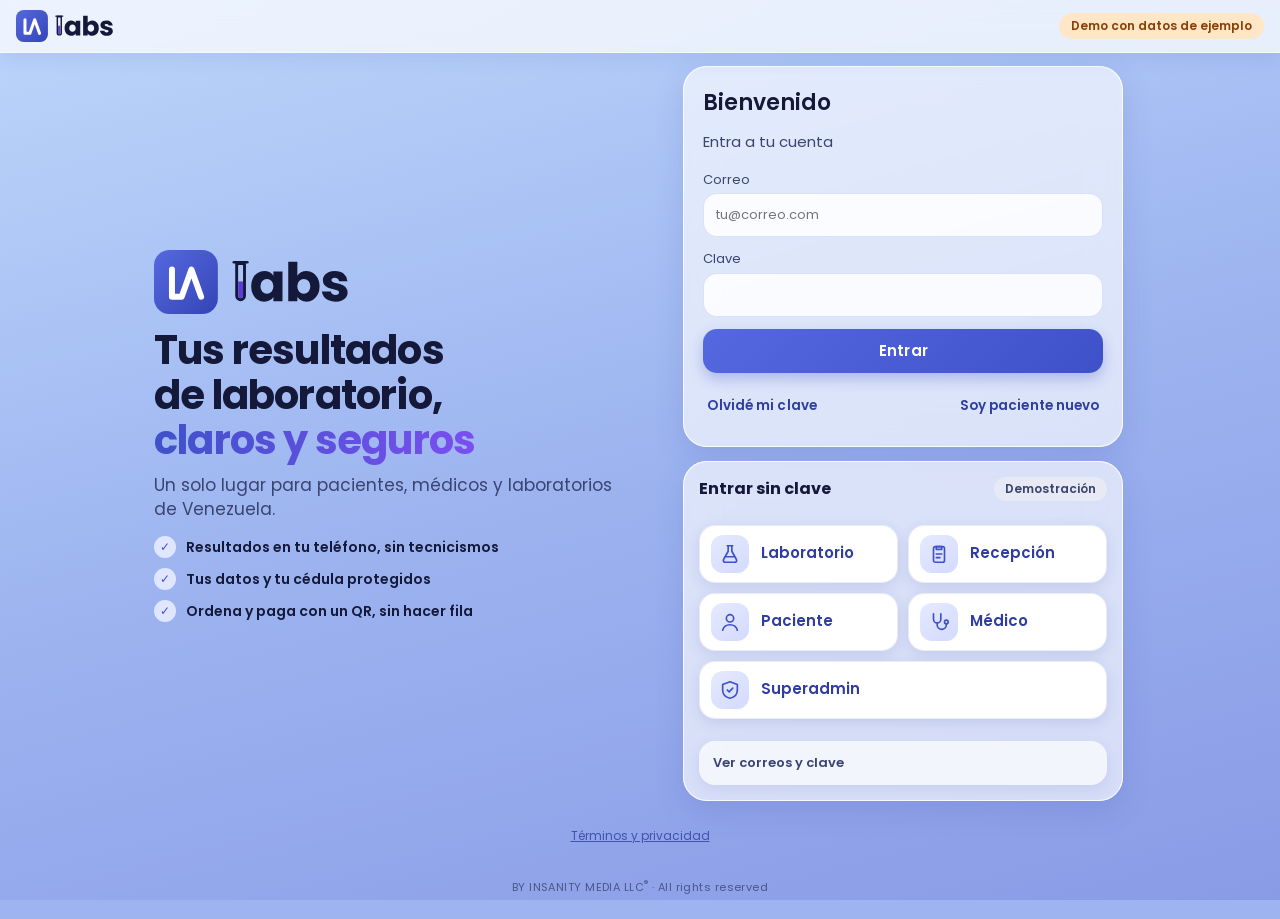
<file: demo/index.html>
<!DOCTYPE html>
<html lang="es">
<head>
<meta charset="utf-8">
<meta name="viewport" content="width=device-width, initial-scale=1">
<title>LABS Demo</title>
<meta name="theme-color" content="#4C5FD5">
<link rel="icon" type="image/svg+xml" href="brand/icon.svg">
<link rel="icon" type="image/png" sizes="64x64" href="brand/favicon-64.png">
<link rel="apple-touch-icon" href="brand/apple-touch-icon.png">
<link rel="manifest" href="manifest.webmanifest">
<link rel="preconnect" href="https://fonts.googleapis.com">
<link rel="preconnect" href="https://fonts.gstatic.com" crossorigin>
<link href="https://fonts.googleapis.com/css2?family=Poppins:wght@400;500;600;700&display=swap" rel="stylesheet">
<style>
/* Idea: vidrio azul y violeta, un panel por rol. Una sola columna en el teléfono, barra lateral en el escritorio. */
:root {
  --ink: #14193A; --muted: #3A4470; --line: rgba(70,80,160,0.16);
  --primary: #4C5FD5; --primary-2: #3F51C9; --deep: #3345B5; --link: #2F3E9E; --tint: #DDE3FB;
  --warn: #B45309; --warn-bg: #FFE6C7; --warn-ink: #8A3F06;
  --crit: #B3261E; --crit-bg: #FDE7E4; --crit-ink: #8C1D18;
  --ok-bg: #DDE3FB; --ok-ink: #2F3E9E;
  --glass: rgba(255,255,255,0.64);
  --shadow: 0 10px 30px rgba(56,72,170,0.16), inset 0 0 0 1px rgba(255,255,255,0.85);
  --font: 'Poppins', system-ui, -apple-system, 'Segoe UI', sans-serif;
  color-scheme: light;
}
* { box-sizing: border-box; }
html, body { margin: 0; min-height: 100%; }
body { font-family: var(--font); color: var(--ink); background: #9DB4F0 linear-gradient(165deg, #BCD6FA 0%, #9DB4F0 50%, #8A9BE6 100%) fixed; font-size: 15px; line-height: 1.5; font-variant-numeric: tabular-nums; }
button, input, select, textarea { font-family: inherit; font-size: inherit; color: inherit; }
h1, h2, h3 { margin: 0; text-wrap: balance; }
h1 { font-size: 28px; font-weight: 700; } h2 { font-size: 17px; font-weight: 600; } h3 { font-size: 15px; font-weight: 600; }
p { margin: 0; }
:focus-visible { outline: 3px solid #14193A; outline-offset: 2px; border-radius: 8px; }
.sr { position: absolute; width: 1px; height: 1px; overflow: hidden; clip: rect(0 0 0 0); }

.top { position: sticky; top: 0; z-index: 20; background: rgba(255,255,255,0.72); backdrop-filter: blur(16px); box-shadow: 0 1px 0 rgba(255,255,255,0.9), 0 6px 20px rgba(56,72,170,0.1); }
.top-in { max-width: 1280px; margin: 0 auto; padding: 10px 16px; display: flex; flex-wrap: wrap; align-items: center; gap: 12px; }
.brand { display: flex; align-items: center; gap: 10px; font-weight: 700; font-size: 20px; letter-spacing: .04em; margin-right: 8px; }
.brand img { display: block; height: 32px; width: auto; } .brand i { width: 32px; height: 32px; border-radius: 9px; background: linear-gradient(135deg, #5668E0, #3345B5); display: inline-flex; align-items: center; justify-content: center; }
.roles { display: flex; gap: 4px; background: rgba(76,95,213,0.1); padding: 4px; border-radius: 999px; flex-wrap: wrap; }
.roles button { min-height: 40px; padding: 0 16px; border: 0; border-radius: 999px; background: transparent; font-weight: 600; cursor: pointer; color: var(--link); }
.roles button[aria-pressed="true"] { background: linear-gradient(135deg, #5668E0, #3F51C9); color: #fff; }
.demo-tag { margin-left: auto; font-size: 12px; font-weight: 600; color: var(--warn-ink); background: var(--warn-bg); padding: 4px 12px; border-radius: 999px; }

.shell { max-width: 1280px; margin: 0 auto; padding: 16px; display: flex; flex-wrap: wrap; gap: 16px; align-items: flex-start; }
.side { flex: 1 1 220px; max-width: 250px; background: linear-gradient(180deg, #5668E0, #3345B5); color: #fff; border-radius: 24px; padding: 18px 12px; display: flex; flex-direction: column; gap: 6px; position: sticky; top: 76px; }
.side .who { padding: 10px 12px 14px; border-bottom: 1px solid rgba(255,255,255,0.2); margin-bottom: 6px; }
.side .who small { display: block; color: #E4E9FF; font-size: 12px; }
.side { max-height: calc(100vh - 92px); overflow-y: auto; overscroll-behavior: contain; scrollbar-width: thin; scrollbar-color: rgba(255,255,255,.45) transparent; } .side > * { flex-shrink: 0; }
.side button { display: flex; align-items: center; justify-content: space-between; gap: 8px; min-height: 44px; padding: 0 14px; border: 0; border-radius: 14px; background: transparent; color: #fff; text-align: left; font-weight: 500; cursor: pointer; }
.side button[aria-current="page"] { background: #fff; color: var(--deep); font-weight: 600; }
.badge { font-size: 12px; font-weight: 600; padding: 1px 9px; border-radius: 999px; background: var(--warn-bg); color: var(--warn-ink); }
.main { flex: 999 1 560px; min-width: 0; display: flex; flex-direction: column; gap: 16px; }
.head { display: flex; flex-wrap: wrap; justify-content: space-between; align-items: flex-end; gap: 12px; }
.head p { color: var(--muted); }

.card { background: var(--glass); backdrop-filter: blur(16px); box-shadow: var(--shadow); border-radius: 24px; padding: 20px; display: flex; flex-direction: column; gap: 12px; min-width: 0; }
.card.dark { background: linear-gradient(150deg, #5668E0, #3345B5); color: #fff; box-shadow: 0 14px 30px rgba(51,69,181,0.35), inset 0 0 0 1px rgba(255,255,255,0.35); }
.card.note { background: rgba(255,255,255,0.5); }
.grid { display: grid; gap: 16px; grid-template-columns: repeat(auto-fit, minmax(200px, 1fr)); }
.grid.two { grid-template-columns: repeat(auto-fit, minmax(300px, 1fr)); }
.kpi small { color: var(--muted); font-size: 13px; } .kpi b { font-size: 28px; line-height: 1.15; font-weight: 700; display: block; }
.kpi .delta { font-size: 12px; font-weight: 600; } .up { color: var(--ok-ink); } .down { color: var(--warn-ink); }
.row { display: flex; flex-wrap: wrap; gap: 10px; align-items: center; }
.between { justify-content: space-between; }
.muted { color: var(--muted); } .small { font-size: 13px; }

.btn { min-height: 44px; padding: 0 22px; border: 0; border-radius: 14px; background: linear-gradient(135deg, #5668E0, #3F51C9); color: #fff; font: inherit; font-weight: 600; font-size: 15px; letter-spacing: .1px; cursor: pointer; box-shadow: 0 6px 14px rgba(51,69,181,.28); display: inline-flex; align-items: center; justify-content: center; gap: 6px; white-space: normal; max-width: 100%; text-align: center; line-height: 1.2; padding-top: 6px; padding-bottom: 6px; transition: transform .12s, box-shadow .12s, background .12s; }
.btn:active { transform: scale(.97); box-shadow: 0 3px 8px rgba(51,69,181,.25); }
.btn.ghost { background: rgba(63,81,201,.11); color: var(--link); box-shadow: none; }
.btn.ghost:hover { background: rgba(63,81,201,.18); }
.btn.warn { background: #FFF1D6; color: var(--warn-ink); box-shadow: none; }
.btn.rm { background: #FDEAEA; color: #B42318; box-shadow: none; }
.btn.rm:hover { background: #FBD9D9; }
.btn.sm { min-height: 38px; padding: 0 14px; font-size: 13.5px; border-radius: 12px; }
.dark .btn { background: #fff; color: #2F3FB0; box-shadow: 0 6px 14px rgba(10,15,60,.3); } .dark .btn.ghost { background: rgba(255,255,255,.2); color: #fff; box-shadow: none; }
.btnrow { display: grid; grid-template-columns: 1fr 1fr; gap: 8px; } .btnrow .btn { width: 100%; }
.pill-row { display: flex; flex-wrap: wrap; gap: 8px; }
.btn[disabled] { opacity: .5; cursor: not-allowed; }
.seg { display: inline-flex; flex-wrap: wrap; gap: 4px; background: rgba(76,95,213,0.1); padding: 4px; border-radius: 999px; }
.seg button { min-height: 40px; padding: 0 14px; border: 0; border-radius: 999px; background: transparent; font-weight: 600; color: var(--link); cursor: pointer; }
.seg button[aria-pressed="true"] { background: linear-gradient(135deg, #5668E0, #3F51C9); color: #fff; }
.chip { display: inline-flex; align-items: center; gap: 6px; font-size: 12px; font-weight: 600; padding: 3px 11px; border-radius: 999px; white-space: nowrap; }
.chip.ok { background: var(--ok-bg); color: var(--ok-ink); } .chip.warn { background: var(--warn-bg); color: var(--warn-ink); } .chip.crit { background: var(--crit-bg); color: var(--crit-ink); } .chip.gray { background: #E7E9F4; color: #3A4470; }
label.f { display: flex; flex-direction: column; gap: 4px; font-size: 13px; color: var(--muted); }
input[type=text], input[type=number], select, textarea { min-height: 44px; border: 1px solid #7683BA; border-radius: 14px; padding: 0 14px; background: rgba(255,255,255,0.85); color: var(--ink); }
textarea { padding: 10px 14px; }
.tw { overflow-x: auto; } table { width: 100%; border-collapse: collapse; font-size: 14px; min-width: 520px; }
th { text-align: left; font-size: 12px; color: var(--muted); font-weight: 600; padding: 6px 8px; } td { padding: 10px 8px; border-top: 1px solid var(--line); vertical-align: middle; }
.bar { height: 12px; border-radius: 6px; background: rgba(76,95,213,0.14); position: relative; overflow: hidden; } .bar > i { display: block; height: 100%; border-radius: 6px; background: linear-gradient(90deg, #5668E0, #3F51C9); }
.check { background: repeating-conic-gradient(#e9ecf8 0% 25%, #fff 0% 50%) 50% / 16px 16px; border-radius: 14px; display: flex; align-items: center; justify-content: center; padding: 10px; min-height: 120px; }
.check img { max-width: 100%; max-height: 160px; }
.drop > p, .drop > .small { text-align: left; align-self: stretch; } .drop > p:first-child { font-weight: 600; }
.drop { border: 2px dashed #7683BA; border-radius: 20px; padding: 22px; text-align: center; background: rgba(255,255,255,0.5); display: flex; flex-direction: column; gap: 10px; align-items: center; }
.toast { position: fixed; left: 50%; bottom: 20px; transform: translateX(-50%); background: #14193A; color: #fff; padding: 12px 20px; border-radius: 16px; z-index: 50; max-width: calc(100% - 32px); box-shadow: 0 10px 30px rgba(0,0,0,.3); }
.legend { display: flex; flex-wrap: wrap; gap: 14px; font-size: 12px; color: var(--muted); } .legend i { display: inline-block; width: 12px; height: 12px; border-radius: 4px; margin-right: 6px; vertical-align: -1px; }
.mobile { max-width: 520px; width: 100%; margin: 0 auto; }
.rbar { position: relative; height: 14px; border-radius: 7px; background: #E7E9F4; margin: 22px 0 22px; }
.rbar .zone { position: absolute; top: 0; bottom: 0; background: rgba(76,95,213,0.28); border-radius: 7px; }
.rbar .dot { position: absolute; top: 50%; width: 22px; height: 22px; margin: -11px 0 0 -11px; border-radius: 50%; border: 3px solid #fff; box-shadow: 0 2px 8px rgba(0,0,0,.25); }
.rbar .tick { position: absolute; top: 18px; font-size: 11px; color: var(--muted); transform: translateX(-50%); }
.sheet { background: #fff; color: #14193A; border-radius: 4px; width: 816px; min-height: 1056px; padding: 64px 68px; box-shadow: 0 8px 30px rgba(20,25,58,.25); display: flex; flex-direction: column; gap: 18px; font-size: 15px; line-height: 1.5; }
.sheet table { min-width: 0; font-size: 15px; width: 100%; }
.sheet th, .sheet td { padding: 9px 10px; }
.sheet .foot { margin-top: auto; }
.paper-fit { width: 100%; overflow: hidden; border-radius: 4px; box-shadow: 0 10px 28px rgba(20,25,58,.28); background: #fff; }
.paper-fit .sheet { box-shadow: none; }
.sheetbar { margin-bottom: 4px; }
.sheet .foot { display: flex; flex-wrap: wrap; gap: 16px; justify-content: space-between; align-items: flex-end; }
.sheet .sig { position: relative; width: 250px; height: 120px; }
.sheet .sig img { position: absolute; }
.modal-bg { position: fixed; inset: 0; background: rgba(20,25,58,.55); z-index: 40; display: flex; align-items: flex-start; justify-content: center; padding: 20px 12px; overflow-y: auto; }
.modal { background: #EEF1FB; border-radius: 24px; padding: 18px; width: 100%; max-width: 760px; display: flex; flex-direction: column; gap: 12px; }
.spark { display: block; }
hr { border: 0; border-top: 1px solid var(--line); width: 100%; margin: 4px 0; }
ul.clean { margin: 0; padding-left: 20px; display: flex; flex-direction: column; gap: 6px; }
@media (max-width: 760px) { .side { max-height: none; overflow: visible; max-width: none; position: static; flex-direction: row; flex-wrap: wrap; } .side .who { flex: 1 1 100%; } .demo-tag { margin-left: 0; } h1 { font-size: 24px; } }
@media print { body { background: #fff; } body * { visibility: hidden; } .sheet, .sheet * { visibility: visible; } .sheet { position: absolute; left: 0; top: 0; width: 100%; box-shadow: none; } }
.qposter { max-width: 520px; margin: 0 auto; border-radius: 10px; overflow: hidden; box-shadow: 0 10px 28px rgba(20,25,58,.28); background: #EEF1FF; line-height: 0; } .qposter svg { width: 100%; height: auto; display: block; }
@media print { @page { size: A4; margin: 0; } body * { visibility: hidden; } .qposter, .qposter * { visibility: visible; } .qposter { position: absolute; left: 0; top: 0; width: 100%; max-width: none; border-radius: 0; box-shadow: none; } }
@media (prefers-reduced-motion: reduce) { * { scroll-behavior: auto !important; transition: none !important; animation: none !important; } }

.demo-tag { margin-left: 0; }
.sep { font-size: 11px; font-weight: 600; letter-spacing: .08em; text-transform: uppercase; opacity: .75; padding: 12px 12px 2px; }
.login { min-height: calc(100vh - 80px); display: flex; align-items: center; justify-content: center; padding: 16px; }
.login .card { width: 100%; max-width: 440px; }
.meter { display: flex; gap: 4px; } .meter i { flex: 1; height: 6px; border-radius: 3px; background: #D5DAF0; } .meter i.on1 { background: #B3261E; } .meter i.on2 { background: #B45309; } .meter i.on3 { background: #4C5FD5; }
.err { color: var(--crit-ink); background: var(--crit-bg); border-radius: 12px; padding: 8px 12px; font-size: 13px; }
.okmsg { color: var(--ok-ink); background: var(--ok-bg); border-radius: 12px; padding: 8px 12px; font-size: 13px; }
.thread { display: flex; flex-direction: column; gap: 8px; max-height: 360px; overflow-y: auto; padding: 4px; }
.bub { max-width: 85%; padding: 10px 14px; border-radius: 16px; font-size: 14px; background: #fff; align-self: flex-start; box-shadow: 0 2px 8px rgba(56,72,170,.12); }
.bub.me { align-self: flex-end; background: linear-gradient(135deg, #5668E0, #3F51C9); color: #fff; }
.bub small { display: block; opacity: .7; font-size: 11px; margin-top: 2px; }
details.acc { background: rgba(255,255,255,0.7); border-radius: 16px; padding: 0 14px; } details.acc summary { min-height: 44px; display: flex; align-items: center; cursor: pointer; font-weight: 600; } details.acc[open] { padding-bottom: 12px; }
.banner { background: var(--warn-bg); color: var(--warn-ink); border-radius: 16px; padding: 10px 16px; font-weight: 600; font-size: 14px; }
.iconbtn { position: relative; min-width: 44px; min-height: 44px; border-radius: 22px; border: 0; background: rgba(76,95,213,0.1); cursor: pointer; font-weight: 600; color: var(--link); padding: 0 14px; }
.iconbtn .badge { position: absolute; top: 2px; right: 2px; }
input[type=text], input[type=email], input[type=password], input[type=number], input[type=date], input[type=tel], select, textarea { min-height: 44px; border-radius: 14px; border: 1px solid var(--line); padding: 8px 12px; background: rgba(255,255,255,0.85); width: 100%; }
textarea { min-height: 88px; }
.stat-ok { color: var(--ok-ink); }
.pill-row { display: flex; flex-wrap: wrap; gap: 8px; }
.err[hidden]{display:none!important}
#toast-host{pointer-events:none}
.card,.main,.tw{min-width:0;max-width:100%}
.tw{position:relative}

/* ---- Selector de periodo con sombra para que no se pierda con el fondo ---- */
.seg { background: #fff; box-shadow: 0 6px 18px rgba(51,69,181,.30), 0 1px 3px rgba(20,25,58,.18), inset 0 0 0 1px rgba(76,95,213,.25); }
.seg button { color: var(--link); }
/* ---- Teléfono: menú de botones compactos, una pantalla por opción ---- */
.hub { display: grid; grid-template-columns: repeat(2, minmax(0, 1fr)); gap: 8px; }
.hubsep { grid-column: 1 / -1; font-size: 11px; font-weight: 700; letter-spacing: .08em; text-transform: uppercase; color: var(--muted); padding: 6px 4px 0; }
.tile { min-height: 50px; border: 0; border-radius: 18px; padding: 10px 14px; text-align: left; background: #fff; color: var(--link); font-weight: 600; font-size: 14px; line-height: 1.25; cursor: pointer; display: flex; align-items: center; justify-content: space-between; gap: 8px; box-shadow: 0 6px 16px rgba(51,69,181,.18), inset 0 0 0 1px rgba(255,255,255,.9); }
.tile:active { transform: scale(.98); }
.tile .badge { font-style: normal; flex: none; }
.hubhead { padding: 14px 16px; gap: 2px; } .hubhead small { color: #E4E9FF; }
.backbar { display: flex; align-items: center; gap: 10px; } .backbar b { font-size: 17px; }
.secs { display: flex; flex-direction: column; gap: 8px; }
.secbtn { min-height: 52px; border: 0; border-radius: 16px; padding: 10px 14px; background: #fff; color: var(--ink); font-weight: 600; text-align: left; display: flex; justify-content: space-between; align-items: center; cursor: pointer; box-shadow: 0 4px 12px rgba(51,69,181,.14); }
.secbtn i { font-style: normal; font-size: 22px; color: var(--primary); }
@media (max-width: 760px) {
  .top { position: static; }
  .top-in { padding: 6px 10px; gap: 6px; }
  .brand { font-size: 17px; margin-right: 0; } .brand img { height: 28px; }
  .roles { order: 3; flex: 1 1 100%; flex-wrap: nowrap; overflow-x: auto; padding: 3px; }
  .roles button { min-height: 34px; padding: 0 12px; font-size: 13px; white-space: nowrap; }
  #topright { gap: 6px; } #topright .nm { display: none; }
  .iconbtn { min-height: 36px; padding: 0 12px; font-size: 13px; }
  .shell { padding: 10px; gap: 10px; } .main { gap: 10px; flex-basis: 100%; }
  .card { padding: 14px; border-radius: 20px; gap: 10px; }
  .grid { gap: 10px; } .grid.two { grid-template-columns: 1fr; }
  .grid:has(.kpi) { grid-template-columns: repeat(2, minmax(0, 1fr)); }
  .kpi b { font-size: 22px; } .kpi small { font-size: 12px; }
  h1 { font-size: 22px; } h2 { font-size: 16px; }
  .head { gap: 6px; } .head p { font-size: 13px; }
  .seg button { min-height: 36px; padding: 0 12px; font-size: 14px; }
  .deskback { display: none; }
  .modal { padding: 12px; border-radius: 20px; } .modal-bg { padding: 10px 8px; }
}
@media (min-width: 761px) { .backbar { display: none; } }
@media print { .paper-fit { box-shadow: none; height: auto !important; overflow: visible !important; } .paper-fit .sheet { transform: none !important; width: 100%; min-height: 0; } .sheetbar { display: none; } }

.demogrid { display: grid; grid-template-columns: repeat(2, minmax(0, 1fr)); gap: 8px; }
.demobtn { text-align: left; border: 0; border-radius: 16px; padding: 10px 12px; background: #fff; color: var(--ink); cursor: pointer; display: flex; flex-direction: column; gap: 2px; min-height: 76px; box-shadow: 0 4px 12px rgba(51,69,181,.16), inset 0 0 0 1px rgba(76,95,213,.18); }
.demobtn b { color: var(--link); font-size: 15px; } .demobtn span { font-size: 12px; line-height: 1.3; color: var(--muted); }
.demobtn:last-child { grid-column: 1 / -1; min-height: 0; }
.demobtn:active { transform: scale(.98); }
.paym { background: #fff; border-radius: 18px; padding: 12px 14px; display: flex; flex-direction: column; gap: 6px; box-shadow: 0 4px 12px rgba(51,69,181,.14); } .paym.off { opacity: .7; }
.payrow { display: flex; align-items: center; justify-content: space-between; gap: 10px; border-top: 1px solid var(--line); padding-top: 6px; } .payv { font-weight: 600; word-break: break-all; }
.copybtn { flex: none; width: 44px; height: 44px; border-radius: 14px; border: 0; background: rgba(76,95,213,.12); color: var(--link); cursor: pointer; display: inline-flex; align-items: center; justify-content: center; } .copybtn:active { background: var(--primary); color: #fff; }
.roles:empty { display: none; }
.login .card .row.between { gap: 8px; } .login .card .row.between .btn { flex: 1 1 140px; justify-content: center; text-align: center; }

/* ---- Barra inferior ---- */
body.has-dock { padding-bottom: 96px; }
#dock { position: fixed; left: 0; right: 0; bottom: 0; z-index: 40; pointer-events: none; }
#dock[hidden] { display: none; }
.dock-in { pointer-events: auto; position: relative; max-width: 620px; margin: 0 auto; display: grid; grid-template-columns: 1fr 1fr 1.25fr 1fr 1fr; align-items: end; padding: 8px 6px calc(8px + env(safe-area-inset-bottom)); }
.dock-bg { position: absolute; inset: 0; pointer-events: none; filter: drop-shadow(0 -6px 14px rgba(51,69,181,.22)); }
.dock-bg i { display: block; height: 100%; background: #fff; border-radius: 26px 26px 0 0; -webkit-mask: radial-gradient(circle 42px at 50% 2px, transparent 41px, #000 42px); mask: radial-gradient(circle 42px at 50% 2px, transparent 41px, #000 42px); }
.dk { position: relative; z-index: 1; border: 0; background: none; color: #7A81B3; font: inherit; font-size: 11px; font-weight: 600; display: flex; flex-direction: column; align-items: center; gap: 3px; padding: 6px 2px; min-height: 52px; cursor: pointer; border-radius: 14px; }
.dk svg { width: 24px; height: 24px; } .dk.on { color: var(--link, #3345B5); } .dk.on::after { content: ''; position: absolute; top: -8px; width: 22px; height: 3px; border-radius: 3px; background: var(--link, #3345B5); }
.dk:focus-visible { outline: 3px solid #3345B5; outline-offset: 1px; }
.dk-c { justify-content: flex-end; color: #5B3BD6; }
.dk-c svg { position: absolute; top: -34px; left: 50%; transform: translateX(-50%); width: 28px; height: 28px; padding: 17px; box-sizing: content-box; border-radius: 50%; background: linear-gradient(145deg, #8A6CF7, #5B3BD6); color: #fff; box-shadow: 0 8px 18px rgba(91,59,214,.5); }
.dk-c:active svg { transform: translateX(-50%) scale(.95); }
.dk-c.on::after { display: none; } .dk-c.on svg { box-shadow: 0 0 0 4px rgba(91,59,214,.25), 0 8px 18px rgba(91,59,214,.5); }
.dbadge { position: absolute; top: 2px; left: 54%; min-width: 18px; height: 18px; border-radius: 9px; background: #F59E0B; color: #3B2300; font-size: 11px; font-style: normal; font-weight: 700; display: grid; place-items: center; padding: 0 4px; }
body.has-dock .toast { bottom: 110px; } .modal-bg, .modal { z-index: 60; }
@media (min-width: 761px) { #dock { left: 50%; right: auto; transform: translateX(-50%); width: 560px; } .dock-bg i { border-radius: 26px; } .dock-in { margin-bottom: 14px; } body.has-dock { padding-bottom: 110px; } }
/* ---- Escáner ---- */
.scan-bg { position: fixed; inset: 0; z-index: 80; background: rgba(20,25,58,.72); display: flex; align-items: flex-end; justify-content: center; overflow: auto; }
.scan-in { background: #f3f5ff; width: min(560px, 100%); max-height: 94vh; overflow: auto; border-radius: 26px 26px 0 0; padding: 16px; display: flex; flex-direction: column; gap: 10px; }
.scanbox { position: relative; background: #0d1030; border-radius: 18px; overflow: hidden; aspect-ratio: 1/1; max-height: 46vh; width: 100%; display: grid; place-items: center; }
.scanbox video { width: 100%; height: 100%; object-fit: cover; }
.scanframe { position: absolute; inset: 18%; border: 3px solid #fff; border-radius: 18px; box-shadow: 0 0 0 999px rgba(13,16,48,.35); }
.scerr { color: #B42318; font-weight: 600; }
.qrthumb { display: flex; align-items: center; gap: 12px; width: 100%; text-align: left; border: 0; border-radius: 16px; background: rgba(255,255,255,.75); padding: 8px; font: inherit; color: inherit; cursor: pointer; box-shadow: 0 4px 10px rgba(51,69,181,.12); } .qrthumb img { width: 64px; height: 64px; border-radius: 10px; background: #fff; flex: none; } .qrthumb span { font-size: 13px; }
.autodata { background: #fff; border-radius: 16px; padding: 12px; margin-bottom: 10px; box-shadow: inset 0 0 0 2px #1BAF7A; } .autodata .grid { grid-template-columns: repeat(2, minmax(0,1fr)); gap: 8px; margin-top: 6px; } .autodata b { overflow-wrap: anywhere; }
.labpick { display: grid; gap: 8px; } .labopt { text-align: left; border: 0; border-radius: 16px; padding: 12px 14px; background: #fff; font: inherit; color: inherit; cursor: pointer; display: flex; flex-direction: column; gap: 2px; box-shadow: inset 0 0 0 1px rgba(51,69,181,.18); } .labopt span { font-size: 12.5px; color: var(--muted); } .labopt[aria-pressed="true"] { box-shadow: inset 0 0 0 3px #3345B5; background: #EEF1FF; }
/* ---- Panel de inicio con gráficas ---- */
.dashhero { flex-direction: column; gap: 10px; padding: 16px; } .dashhero h1 { font-size: 22px; margin: 2px 0; } .dashhero p, .dashhero small { color: #E4E9FF; margin: 0; }
.kpb { text-align: left; border: 0; font: inherit; color: inherit; cursor: pointer; } button.kpb:active { transform: scale(.98); }
.chartc { gap: 8px; } .ch { width: 100%; height: auto; display: block; } .dnwrap { display: flex; align-items: center; gap: 12px; flex-wrap: wrap; } .dn { width: 132px; height: 132px; flex: none; }
.dnlg { list-style: none; margin: 0; padding: 0; display: grid; gap: 6px; flex: 1; min-width: 140px; font-size: 13px; } .dnlg li { display: grid; grid-template-columns: 12px 1fr auto; gap: 8px; align-items: center; } .dnlg i, .lg i { width: 12px; height: 12px; border-radius: 4px; display: inline-block; }
.lg { display: flex; gap: 14px; font-size: 12.5px; color: var(--muted); } .lg span { display: inline-flex; gap: 6px; align-items: center; }
.tv { font-size: 12.5px; } .tv summary { cursor: pointer; color: var(--link); font-weight: 600; min-height: 28px; }
.needrow { width: 100%; text-align: left; border: 0; background: rgba(255,255,255,.75); border-radius: 14px; padding: 10px 12px; margin-top: 6px; font: inherit; color: inherit; display: flex; justify-content: space-between; align-items: center; gap: 8px; cursor: pointer; min-height: 48px; }

/* ---- Acordeones del catálogo ---- */
.acc { background: rgba(255,255,255,.78); border-radius: 18px; box-shadow: 0 4px 14px rgba(51,69,181,.1); overflow: hidden; margin-top: 8px; }
.acch { width: 100%; display: flex; align-items: center; gap: 10px; padding: 12px 14px; min-height: 54px; border: 0; background: none; font: inherit; text-align: left; cursor: pointer; color: inherit; }
.acch.static { cursor: default; } .acch .t { flex: 1; font-weight: 600; display: flex; flex-direction: column; gap: 1px; min-width: 0; } .acch .s { font-size: 12.5px; font-weight: 500; color: var(--muted); }
.acch .cnt { min-width: 26px; height: 26px; padding: 0 8px; border-radius: 13px; background: #E6EAFF; color: var(--link); font-size: 12.5px; font-weight: 700; display: grid; place-items: center; }
.acch .pr { color: var(--link); font-size: 14px; } .acch .plus { width: 28px; height: 28px; border-radius: 10px; background: #E6EAFF; color: var(--link); display: grid; place-items: center; font-size: 16px; }
.chev { font-style: normal; font-size: 22px; line-height: 1; color: #7A81B3; transition: transform .18s; } .chev.open { transform: rotate(90deg); }
.accb { padding: 2px 14px 14px; display: flex; flex-direction: column; gap: 10px; }
.exrow { border-top: 1px solid rgba(51,69,181,.12); } .exrow:first-child { border-top: 0; } .exrow.open { background: rgba(230,234,255,.55); border-radius: 14px; margin: 4px -6px; padding: 0 6px; border-top: 0; }
.acch.ex { min-height: 48px; padding: 8px 8px; } .acch.ex .t { font-weight: 500; }
.exc { padding: 4px 4px 12px; }
.exgrid { display: grid; grid-template-columns: 1fr 1fr; gap: 10px; } .exgrid .f span, .exc .f > span { font-size: 12.5px; }
.gain { border-radius: 14px; background: #E3F7EE; color: #0B6B49; padding: 10px 12px; display: grid; grid-template-columns: 1fr auto; align-items: center; gap: 0 8px; } .gain small { grid-column: 1 / -1; font-size: 12px; color: inherit; opacity: .85; } .gain b { font-size: 20px; } .gain span { font-size: 12.5px; font-weight: 600; }
.gain.neg { background: #FDEAEA; color: #B42318; } .gain.pay { background: #E6EAFF; color: #2F3FB0; }
.kv { display: flex; flex-direction: column; gap: 1px; } .kv small { font-size: 12px; color: var(--muted); } .kv b { font-size: 14px; }
.chips { display: flex; flex-wrap: wrap; gap: 6px; }
@media (max-width: 760px) { .btn { font-size: 14px; padding: 0 16px; } .btn.sm { font-size: 13px; padding: 0 12px; min-height: 36px; } .acch .t { font-size: 15px; } }

@media (max-width: 760px) { .seg { display: flex; padding: 4px; gap: 2px; flex-wrap: wrap; border-radius: 22px; max-width: 100%; } .seg button { flex: 1 1 auto; padding: 0 11px; font-size: 13px; min-height: 38px; } }

/* ---- Selector de período (pestañita desplegable) ---- */
.perrow { display: flex; justify-content: space-between; align-items: center; padding: 0 4px; } .perrow b { font-size: 16px; }
.per { position: relative; display: inline-block; }
.perbtn { display: inline-flex; align-items: center; gap: 6px; min-height: 36px; padding: 0 12px 0 14px; border: 0; border-radius: 12px; background: rgba(255,255,255,.55); color: var(--link); font: inherit; font-size: 13.5px; font-weight: 600; cursor: pointer; backdrop-filter: blur(6px); }
.iconbtn { display: inline-flex; align-items: center; gap: 6px; } .iconbtn svg { width: 18px; height: 18px; flex: none; }
.linkbtn { background: none; border: 0; padding: 0; margin: 0; font: inherit; color: var(--link); text-decoration: underline; cursor: pointer; min-height: 0; } .byline .linkbtn { font-size: 12px; }
.byline { text-align: center; font-size: 11px; letter-spacing: .04em; color: var(--muted); opacity: .8; margin: 18px 0 6px; } .byline sup { font-size: 9px; }
.permenu[hidden] { display: none !important; }
.segdd { margin: 2px 0 6px; }
.permenu.l { left: 0; right: auto; min-width: 250px; } .peropt span { white-space: nowrap; }
.perbtn .chev { font-size: 18px; transform: rotate(90deg); } .perbtn .chev.open { transform: rotate(-90deg); }
.permenu { position: absolute; right: 0; top: calc(100% + 6px); z-index: 30; min-width: 170px; background: #fff; border-radius: 16px; padding: 6px; box-shadow: 0 14px 34px rgba(20,25,58,.28); display: flex; flex-direction: column; }
.peropt { display: flex; justify-content: space-between; align-items: center; min-height: 42px; padding: 0 12px; border: 0; border-radius: 10px; background: none; font: inherit; font-size: 14px; color: #1D2459; cursor: pointer; text-align: left; } .peropt:hover { background: #EEF1FF; } .peropt[aria-selected="true"] { background: #E6EAFF; font-weight: 700; color: var(--link); }

/* ---- Menú refinado ---- */
.mgt { font-size: 11.5px; font-weight: 700; letter-spacing: .09em; text-transform: uppercase; color: #4A5393; padding: 10px 6px 0; }
.mgrp { background: rgba(255,255,255,.72); backdrop-filter: blur(8px); border-radius: 20px; padding: 4px 6px; box-shadow: 0 6px 20px rgba(51,69,181,.12), inset 0 0 0 1px rgba(255,255,255,.7); display: flex; flex-direction: column; }
.mrow { display: flex; align-items: center; gap: 12px; min-height: 54px; padding: 8px 8px; border: 0; background: none; font: inherit; color: #1D2459; text-align: left; cursor: pointer; border-radius: 14px; position: relative; }
.mrow + .mrow::before { content: ''; position: absolute; top: 0; left: 58px; right: 8px; height: 1px; background: rgba(51,69,181,.1); }
.mrow:active { background: rgba(63,81,201,.1); }
.mic { width: 36px; height: 36px; border-radius: 11px; display: grid; place-items: center; flex: none; }
.ml { flex: 1; font-size: 15px; font-weight: 600; }
.mrow .badge { font-style: normal; }

/* ---- Tablas del teléfono como tarjetas ---- */
.tcards .acc { margin-top: 6px; background: rgba(255,255,255,.7); } .tcards .acch .chip { flex: none; }
.tcb { gap: 8px; } .tkv { display: flex; flex-direction: column; gap: 2px; } .tkv small { font-size: 12px; color: var(--muted); } .tkv > div { font-size: 14px; overflow-wrap: anywhere; }
.tka { display: flex; flex-wrap: wrap; gap: 8px; } .tka > .row, .tka .row { display: flex; flex-wrap: wrap; gap: 8px; }
@media (max-width: 760px) { .tw { overflow-x: visible; } .tcards { width: 100%; } }

.vrow { display: flex; align-items: center; justify-content: space-between; gap: 10px; padding: 8px 0; border-top: 1px solid rgba(51,69,181,.1); } .vrow:first-child { border-top: 0; } .vrow > span:first-child { flex: 1; min-width: 0; font-size: 14px; } .vrow > .chip, .vrow > .btn, .vrow > b { flex: none; } .vrow small.block { display: block; color: var(--muted); font-size: 12.5px; margin-top: 1px; }
.tw .pmore { display: none; } .tcb .pmore { display: block; }
.pcrow { display: flex; align-items: center; gap: 10px; width: 100%; padding: 12px 2px; border: 0; border-top: 1px solid rgba(51,69,181,.12); background: none; font: inherit; color: inherit; text-align: left; cursor: pointer; } .pcrow .t { flex: 1; min-width: 0; display: flex; flex-direction: column; gap: 2px; } .pcrow .t b { font-size: 16px; } .pcrow .s { font-size: 13px; color: var(--muted); } .pcrow .chev { font-style: normal; font-size: 20px; color: var(--link); } .pcrow:active { background: rgba(255,255,255,.4); }
.soex { display: flex; align-items: center; gap: 12px; width: 100%; min-height: 52px; padding: 10px 14px; margin: 0; border: 0; border-radius: 14px; background: rgba(255,255,255,.75); font: inherit; color: var(--ink); text-align: left; cursor: pointer; box-shadow: inset 0 0 0 1px rgba(76,95,213,.16); }
.soex .t { flex: 1; min-width: 0; display: flex; flex-direction: column; align-items: flex-start; text-align: left; font-weight: 600; line-height: 1.25; overflow-wrap: anywhere; }
.soex .t small { font-weight: 400; color: var(--muted); font-size: 12px; margin-top: 2px; }
.soex b { flex: none; font-weight: 600; font-size: 13px; color: var(--muted); font-variant-numeric: tabular-nums; white-space: nowrap; }
.soex .ck { flex: none; width: 24px; height: 24px; border-radius: 50%; background: transparent; box-shadow: inset 0 0 0 2px rgba(76,95,213,.3); color: #fff; font-style: normal; font-size: 14px; display: inline-flex; align-items: center; justify-content: center; }
.soex.on { background: #e8ecff; box-shadow: inset 0 0 0 2px #4c5fd5; } .soex.on .ck { background: #3f51c9; box-shadow: none; } .soex.on b { color: #2f3fae; }
.pickgrid { display: grid; grid-template-columns: 1fr; gap: 8px; margin: 6px 0 10px; } @media (min-width: 761px) { .pickgrid { grid-template-columns: 1fr 1fr; } }
.rcpt { display: inline-flex; align-items: center; gap: 10px; border: 0; background: none; padding: 6px 0; font: inherit; color: var(--link); font-weight: 600; cursor: pointer; } .rcpt img { width: 56px; height: 72px; object-fit: cover; border-radius: 8px; box-shadow: 0 2px 8px rgba(20,25,58,.25); }

/* Inicio sofisticado */
.login.wide { flex-direction: column; align-items: stretch; justify-content: flex-start; gap: 8px; padding: 14px 14px 18px; }
.lhome { width: 100%; max-width: 980px; margin: 0 auto; display: grid; grid-template-columns: 1fr; gap: 16px; }
.lhero { padding: 6px 4px 0; display: flex; flex-direction: column; gap: 10px; }
.lbrand { display: block; height: 52px; width: auto; align-self: flex-start; }
.lmark { width: 56px; height: 56px; border-radius: 18px; display: inline-flex; align-items: center; justify-content: center; color: #fff; background: linear-gradient(145deg, #5a6cf0, #3a2fb8); box-shadow: 0 10px 24px rgba(58,47,184,.35), inset 0 1px 0 rgba(255,255,255,.35); }
.lhero h1 { font-size: 27px; line-height: 1.12; letter-spacing: -.02em; margin: 4px 0 0; } .lhero h1 em { font-style: normal; background: linear-gradient(90deg, #3f51c9, #7a4ff0); -webkit-background-clip: text; background-clip: text; color: transparent; }
.lhero .lead { margin: 0; color: var(--muted); font-size: 15px; line-height: 1.45; }
.ltrust { list-style: none; margin: 4px 0 0; padding: 0; display: none; flex-direction: column; gap: 10px; } .ltrust li { display: flex; align-items: center; gap: 10px; font-weight: 600; font-size: 14px; } .ltrust i { width: 22px; height: 22px; border-radius: 50%; background: #e0e6ff; color: #3f51c9; font-style: normal; font-size: 12px; display: inline-flex; align-items: center; justify-content: center; flex: none; }
.lside { display: flex; flex-direction: column; gap: 14px; min-width: 0; }
.lcard h2 { margin: 0; font-size: 22px; } .lcard > .muted { margin: 0 0 4px; }
.llinks { display: flex; justify-content: space-between; gap: 8px; margin-top: 2px; } .llinks .btn { background: transparent; box-shadow: none; padding-left: 4px; padding-right: 4px; min-height: 40px; }
.demo-card { padding: 16px; } .demo-h { display: flex; align-items: center; justify-content: space-between; gap: 8px; margin-bottom: 12px; } .demo-h b { font-size: 16px; }
.demogrid { display: grid; grid-template-columns: repeat(2, minmax(0, 1fr)); gap: 10px; }
.demobtn { display: flex; flex-direction: row; justify-content: flex-start; align-items: center; text-align: left; gap: 12px; min-height: 58px; padding: 8px 12px; border: 0; border-radius: 16px; background: #fff; color: var(--ink); font: inherit; text-align: left; cursor: pointer; box-shadow: 0 4px 14px rgba(40,50,140,.12), inset 0 0 0 1px rgba(76,95,213,.12); transition: transform .12s, box-shadow .12s; }
.demobtn:hover { transform: translateY(-1px); box-shadow: 0 8px 20px rgba(40,50,140,.18), inset 0 0 0 1px rgba(76,95,213,.3); } .demobtn b { font-size: 15px; font-weight: 600; display: block; min-width: 0; }
.demobtn .dico { flex: none; width: 38px; height: 38px; border-radius: 12px; display: inline-flex; align-items: center; justify-content: center; color: #3f51c9; background: linear-gradient(145deg, #e6eaff, #d3dafc); }
.demobtn:last-child { grid-column: 1 / -1; min-height: 58px; }
.demobtn { min-width: 0; } .demobtn b { overflow: hidden; text-overflow: ellipsis; white-space: nowrap; }
@media (max-width: 420px) { .demobtn { gap: 8px; padding: 8px 8px; } .demobtn .dico { width: 32px; height: 32px; border-radius: 10px; } .demobtn .dico svg { width: 18px; height: 18px; } .demobtn b { font-size: 14px; } .demo-card { padding: 14px; } }
.demo-help { margin-top: 10px; } .demo-help summary { font-size: 13px; color: var(--muted); }
@media (min-width: 861px) { .login.wide { justify-content: center; min-height: calc(100vh - 90px); } .lhome { grid-template-columns: 1.05fr .95fr; gap: 40px; align-items: center; } .lhero h1 { font-size: 40px; } .ltrust { display: flex; } .lhero .lead { font-size: 17px; } .lbrand { height: 64px; } }

/* Tablas como tarjetas en computadora */
.tcards.desk { display: flex; flex-direction: column; gap: 8px; margin-top: 6px; }
.tcards.desk .acc { margin-top: 0; }
.acch.dk { display: grid; grid-template-columns: minmax(170px, 1.1fr) minmax(200px, 2fr) minmax(150px, auto) 20px; gap: 16px; align-items: center; padding: 14px 20px; min-height: 60px; }
.acch.dk .dk1 { display: flex; flex-direction: column; gap: 2px; min-width: 0; } .acch.dk .dk1 b { font-size: 15.5px; } .acch.dk .dk1 small { font-size: 12.5px; color: var(--muted); }
.acch.dk .dk2 { font-weight: 600; font-size: 15px; min-width: 0; overflow: hidden; text-overflow: ellipsis; white-space: nowrap; } .acch.dk .dk3 { justify-self: end; } .acch.dk .dk3 .chip { white-space: nowrap; }
.acch.dk.x { grid-template-columns: minmax(130px, .8fr) minmax(190px, 1.5fr) minmax(170px, 1.4fr) minmax(140px, auto) 20px; }
.acch.dk .dk2 { display: flex; flex-direction: column; gap: 2px; } .acch.dk .dk2 b { font-size: 15px; overflow: hidden; text-overflow: ellipsis; white-space: nowrap; } .acch.dk .dk2 small { font-size: 12.5px; color: var(--muted); font-weight: 500; }
.acch.dk .dk4 { font-size: 13.5px; color: var(--muted); min-width: 0; overflow: hidden; text-overflow: ellipsis; white-space: nowrap; } .acch.dk .dk4 .chip { white-space: nowrap; }
.acch .s.s2 { font-weight: 500; white-space: nowrap; overflow: hidden; text-overflow: ellipsis; }
.acch.dk:hover { background: rgba(255,255,255,.55); }
.dkb { padding: 6px 20px 18px; border-top: 1px solid rgba(201,207,234,.7); }
.dkg { display: grid; grid-template-columns: repeat(auto-fill, minmax(220px, 1fr)); gap: 14px 28px; padding-top: 12px; }
.dkg .tkv > div { font-size: 14.5px; line-height: 1.45; }
.dka { display: flex; flex-wrap: wrap; gap: 10px; margin-top: 16px; padding-top: 14px; border-top: 1px dashed rgba(201,207,234,.9); } .dka .tka { display: contents; }

/* Bots de IA */
.botc { border-left: 6px solid #7683BA; } .botc.lv1 { border-left-color: var(--warn); } .botc.lv2 { border-left-color: var(--crit); }
.botc .bh { display: flex; align-items: center; gap: 10px; } .botc .bh h2 { margin: 0; }
ul.bl { list-style: none; padding: 0; margin: 0; display: flex; flex-direction: column; gap: 10px; }
.bchk { display: flex; gap: 10px; align-items: flex-start; } .bi { width: 24px; height: 24px; flex: none; border-radius: 50%; display: inline-flex; align-items: center; justify-content: center; font-weight: 700; font-size: 13px; }
.k-ok .bi { background: var(--ok-bg); color: var(--ok-ink); } .k-revisar .bi, .k-info .bi { background: var(--warn-bg); color: var(--warn-ink); } .k-critico .bi { background: var(--crit-bg); color: var(--crit-ink); }
.fnd { padding: 8px 0 8px 12px; border-left: 4px solid var(--ok-bg); } .fnd.f1 { border-left-color: var(--warn); } .fnd.f2 { border-left-color: var(--crit); }
</style>
</head>
<body>
<header class="top"><div class="top-in">
  <div class="brand"><img src="brand/logo-color.svg" alt="LABS" width="98" height="32"></div>
  <div class="roles" role="group" aria-label="Ver la app como" id="roles"></div>
  <div id="topright" class="row" style="margin-left:auto"></div>
</div></header>
<div id="app"></div>
<nav id="dock" aria-label="Barra principal" hidden></nav>
<div id="toast-host" aria-live="polite"></div>
<link rel="stylesheet" href="redesign.css?v=20261120c">
<script src="data.js?v=20261120a"></script>
<script src="engine.js?v=20261120a"></script>
<script src="bots.js?v=20261120a"></script>
<script src="jsqr.js?v=20261120a"></script>
<script src="qrgen.js?v=20261120a"></script>
<script src="qrtools.js?v=20261120a"></script>
<script src="ui.js?v=20261120a"></script>
<script src="ui2.js?v=20261120a"></script>
<script src="ui3.js?v=20261120a"></script>
<script src="ui4.js?v=20261120a"></script>
<script src="ui4b.js?v=20261120a"></script>
<script src="ui5.js?v=20261120a"></script>
<script src="ui6.js?v=20261120a"></script>
<script src="ui7.js?v=20261120a"></script>
<script src="ui8.js?v=20261120a"></script>
<script src="ui9.js?v=20261120a"></script>
<script src="ui10.js?v=20261120a"></script>
<script src="pdfinf.js?v=20261120a"></script>
<script src="terms.js?v=20261120a"></script>
<script src="legal.js?v=20261120a"></script>
<script src="ui11.js?v=20261120a"></script>
<script src="ui12.js?v=20261120a"></script>
<script src="ui13.js?v=20261120a"></script>
<script src="survey.js?v=20261120a"></script>
<script src="ui14.js?v=20261120c"></script>
</body>
</html>
</file>
<file: demo/redesign.css>
/* LABS · rediseño v2: menú con iconos, buscador, conmutador flotante, pantallas nuevas. Conserva fondo, tarjetas y paleta de la marca. */
.side button svg, .gsearch svg, .tgic svg, .rdi svg, svg.rdi-s { width: 20px; height: 20px; stroke: currentColor; fill: none; stroke-width: 1.9; stroke-linecap: round; stroke-linejoin: round; flex: none; }
.side .sidei { display: flex; align-items: center; gap: 12px; }
.side .badge { margin-left: auto; }
.side.mini { flex: 0 0 76px; max-width: 76px; min-width: 76px; padding: 14px 10px; align-items: center; }
.side.mini .who { padding: 0 0 12px; display: flex; justify-content: center; border-bottom: 1px solid rgba(255,255,255,.2); margin-bottom: 6px; }
.side.mini .avatar { width: 38px; height: 38px; border-radius: 12px; background: rgba(255,255,255,.18); display: flex; align-items: center; justify-content: center; font: 700 13px Poppins, sans-serif; color: #fff; }
.side.mini button { width: 48px; min-height: 48px; justify-content: center; padding: 0; position: relative; }
.side.mini .badge { position: absolute; top: 3px; right: 0; margin: 0; padding: 0 6px; font-size: 11px; }

/* Pestañas dentro de cada grupo del menú */
.subtabs { display: flex; flex-wrap: wrap; gap: 6px; }
.subtabs .seg { max-width: 100%; }
.subtabs .seg button { min-height: 38px; font-size: 14px; }

/* Buscador global */
#roles.gs { flex: 1 1 320px; display: block; background: transparent; padding: 0; border-radius: 0; overflow: visible; position: relative; max-width: 560px; }
.gsearch { display: flex; align-items: center; gap: 10px; background: #fff; border-radius: 999px; min-height: 44px; padding: 0 14px 0 16px; box-shadow: 0 6px 18px rgba(51,69,181,.30), 0 1px 3px rgba(20,25,58,.18), inset 0 0 0 1px rgba(76,95,213,.25); color: var(--muted); }
.gsearch input { flex: 1; border: 0; outline: 0; background: transparent; font: 500 14px Poppins, sans-serif; color: var(--ink); min-height: 40px; min-width: 0; }
.gsearch kbd { font: 600 11px Poppins, sans-serif; background: var(--tint); color: var(--link); padding: 3px 8px; border-radius: 8px; }
.gs-res { position: absolute; left: 0; right: 0; top: 52px; background: #fff; border-radius: 18px; box-shadow: 0 18px 44px rgba(20,25,58,.28); padding: 8px; z-index: 80; max-height: 60vh; overflow: auto; }
.gs-res[hidden] { display: none; }
.gs-res button { display: flex; width: 100%; align-items: center; gap: 12px; padding: 9px 12px; border: 0; border-radius: 12px; background: transparent; text-align: left; cursor: pointer; font: inherit; color: var(--ink); }
.gs-res button:hover, .gs-res button.on { background: var(--tint); }
.gs-res .gt { font-size: 11px; font-weight: 700; letter-spacing: .04em; text-transform: uppercase; color: var(--muted); padding: 8px 12px 2px; }
.gs-res small { color: var(--muted); display: block; }
.gs-res .none { padding: 14px; color: var(--muted); }

/* Conmutador flotante de la demo */
#demopill { position: fixed; left: 14px; bottom: 16px; z-index: 70; font-family: Poppins, sans-serif; }
#demopill .dp { background: #14193A; color: #fff; border: 0; border-radius: 999px; padding: 9px 15px; font: 600 12.5px Poppins, sans-serif; display: flex; gap: 9px; align-items: center; box-shadow: 0 10px 30px rgba(0,0,0,.35); cursor: pointer; min-height: 40px; }
#demopill .dp span { opacity: .7; font-weight: 500; }
#demopill .dm { position: absolute; left: 0; bottom: 48px; background: #fff; border-radius: 18px; box-shadow: 0 18px 44px rgba(20,25,58,.32); padding: 8px; min-width: 200px; display: flex; flex-direction: column; gap: 2px; }
#demopill .dm button { border: 0; background: transparent; padding: 11px 14px; border-radius: 12px; text-align: left; font: 600 14px Poppins, sans-serif; color: var(--link); cursor: pointer; min-height: 44px; }
#demopill .dm button[aria-pressed="true"] { background: linear-gradient(135deg, #5668E0, #3F51C9); color: #fff; }
#demopill .dm small { padding: 6px 14px 2px; color: var(--muted); }
body.has-dock #demopill { bottom: 112px; }
@media (max-width: 760px) { #demopill .dp { padding: 7px 12px; min-height: 34px; font-size: 12px; } }

/* ---------- L1: el bot te pide revisar ---------- */
.botq .qrow { display: flex; align-items: center; gap: 12px; padding: 10px 0; border-top: 1px solid rgba(76,95,213,.15); }
.botq .qrow:first-of-type { border-top: 0; }
.botq .qic { width: 36px; height: 36px; border-radius: 12px; display: flex; align-items: center; justify-content: center; flex: none; }
.botq .qic.crit { background: var(--crit-bg); color: var(--crit); } .botq .qic.warn { background: var(--warn-bg); color: var(--warn); }
.botq .qt { flex: 1; min-width: 0; } .botq .qt b { display: block; font-size: 14px; }

/* ---------- L2: órdenes compactas ---------- */
.ordl .orow { display: grid; grid-template-columns: 112px minmax(130px, 1.2fr) minmax(110px, 1.1fr) 72px 138px minmax(150px, auto); gap: 12px; align-items: center; padding: 9px 4px; border-top: 1px solid rgba(76,95,213,.15); cursor: pointer; }
.ordl .orow:first-of-type { border-top: 0; }
.ordl .orow:hover { background: rgba(76,95,213,.06); border-radius: 12px; }
.ordl .orow .act { display: flex; gap: 6px; justify-content: flex-end; flex-wrap: wrap; }
.ordl .odet { padding: 6px 12px 14px; border-top: 1px dashed rgba(76,95,213,.25); }
.ordl .ohd { display: flex; justify-content: space-between; align-items: center; gap: 12px; flex-wrap: wrap; margin-bottom: 4px; }
.ordl .ohd .f { margin: 0; min-width: 260px; }
@media (max-width: 1100px) { .ordl .orow { grid-template-columns: 100px 1fr 1fr 64px 120px; } .ordl .orow .act { grid-column: 1 / -1; justify-content: flex-start; } }

/* ---------- L3: carga de valores ---------- */
.rs2 { display: grid; grid-template-columns: 265px minmax(0, 1fr); gap: 16px; align-items: start; }
.rs2 .pend .pi { display: block; width: 100%; text-align: left; padding: 10px 12px; margin: 4px 0 0; border: 0; border-radius: 12px; background: transparent; cursor: pointer; font: inherit; color: var(--ink); }
.rs2 .pend .pi.on { background: var(--tint); box-shadow: inset 0 0 0 1.5px rgba(76,95,213,.4); }
.rs2 .pend .pi b { font-size: 13.5px; display: block; }
.lvrow { display: grid; grid-template-columns: minmax(130px, 1.25fr) 170px minmax(110px, 1fr) minmax(130px, 1.2fr); gap: 14px; align-items: center; padding: 12px 0; border-top: 1px solid rgba(76,95,213,.15); }
.lvrow:first-of-type { border-top: 0; }
.lvrow .vin { display: flex; align-items: center; background: #fff; border: 1.5px solid rgba(76,95,213,.35); border-radius: 14px; min-height: 46px; padding: 0 14px; gap: 8px; }
.lvrow .vin:focus-within { border-color: var(--primary); box-shadow: 0 0 0 3px rgba(76,95,213,.18); }
.lvrow .vin input { flex: 1; min-width: 0; width: 100%; border: 0; outline: 0; background: transparent; font: 700 17px Poppins, sans-serif; color: var(--ink); min-height: 44px; padding: 0; box-shadow: none; }
.lvrow .vin .u { font-size: 13px; color: var(--muted); font-weight: 500; }
.kbd, .rs2 .kbd { background: #fff; border-radius: 6px; padding: 2px 7px; box-shadow: inset 0 0 0 1px rgba(76,95,213,.3); font-weight: 700; }
.bdet summary { cursor: pointer; color: var(--link); font-weight: 600; font-size: 13px; margin: 6px 0; }
@media (max-width: 900px) { .rs2 { grid-template-columns: 1fr; } .lvrow { grid-template-columns: 1fr 1fr; } }

/* ---------- L4: barra de total fija ---------- */
#totbar { position: fixed; z-index: 60; background: #fff; border-radius: 18px; box-shadow: 0 14px 40px rgba(20,25,58,.25); padding: 12px 18px; display: flex; align-items: center; gap: 14px; flex-wrap: wrap; }
#totbar .tb1 { flex: 1; min-width: 180px; }
#totbar .tb1 b { font: 700 16px Poppins, sans-serif; }
#totbar .err { flex-basis: 100%; }
body.has-bar .main { padding-bottom: 110px; }

/* ---------- P1 / P2 / P3 / P4 / P5: paciente ---------- */
.ringcard { display: flex; align-items: center; gap: 16px; }
.ringcard .rg { position: relative; width: 66px; height: 66px; flex: none; }
.ringcard .rg svg { width: 66px; height: 66px; transform: rotate(-90deg); }
.ringcard .rg b { position: absolute; inset: 0; display: flex; align-items: center; justify-content: center; font: 700 17px Poppins, sans-serif; }
.ringcard h2 { margin: 0 0 4px; }
.pv2 .vr { display: grid; grid-template-columns: 1fr auto; gap: 2px 12px; padding: 12px 0; border-top: 1px solid var(--line); align-items: center; }
.pv2 .vr:first-of-type { border-top: 0; }
.pv2 .vr b.nm { font-size: 15px; }
.pv2 .vr .big { font: 700 22px Poppins, sans-serif; text-align: right; line-height: 1; }
.pv2 .vr .un { text-align: right; font-size: 12.5px; color: var(--muted); }
.thin { position: relative; height: 6px; border-radius: 999px; background: rgba(76,95,213,.12); margin: 8px 0 4px; max-width: 220px; }
.thin .zn { position: absolute; top: 0; bottom: 0; border-radius: 999px; background: rgba(76,95,213,.3); }
.thin .dt { position: absolute; top: 50%; width: 12px; height: 12px; margin: -6px 0 0 -6px; border-radius: 50%; box-shadow: 0 0 0 2px #fff; }
.pv2 .lv { font-size: 12px; font-weight: 600; }
.pv2 .lv.warn { color: var(--warn-ink); } .pv2 .lv.crit { color: var(--crit-ink); }
.pnote { display: flex; justify-content: space-between; gap: 10px; align-items: baseline; flex-wrap: wrap; }
#actbar { position: fixed; z-index: 45; left: 50%; transform: translateX(-50%); width: min(560px, calc(100% - 20px)); background: #fff; border-radius: 18px; box-shadow: 0 12px 34px rgba(20,25,58,.28); padding: 8px; display: flex; gap: 8px; align-items: center; }
#actbar .ib { width: 48px; height: 48px; flex: none; border: 0; border-radius: 14px; background: var(--tint); color: var(--link); display: flex; align-items: center; justify-content: center; cursor: pointer; }
#actbar .ib svg { width: 22px; height: 22px; stroke: currentColor; fill: none; stroke-width: 1.9; stroke-linecap: round; stroke-linejoin: round; }
#actbar .btn { flex: 1; min-height: 48px; }
body.has-act .main { padding-bottom: 150px; }
.lastres .row { align-items: center; }

/* ---------- M1: ficha compacta del paciente (médico) ---------- */
.dfile { display: flex; align-items: center; gap: 14px; flex-wrap: wrap; }
.dfile .av { width: 46px; height: 46px; border-radius: 50%; background: var(--tint); color: var(--deep); display: flex; align-items: center; justify-content: center; font: 700 14px Poppins, sans-serif; flex: none; }
.dfile .nm { flex: 1; min-width: 200px; }
.dfile .nm .row { gap: 6px; }

/* ---------- Encuestas (superadmin) ---------- */
.svq .opt { display: flex; align-items: center; gap: 12px; width: 100%; min-height: 56px; text-align: left; padding: 12px 16px; border: 2px solid rgba(76,95,213,.25); border-radius: 16px; background: #fff; color: var(--ink); font: 500 16px Poppins, sans-serif; cursor: pointer; }
.svq .opt:hover { border-color: var(--primary); }
.svq .opt[aria-pressed="true"] { border-color: var(--primary); background: var(--tint); font-weight: 600; }
.svq .opt i { width: 26px; height: 26px; border-radius: 50%; border: 2px solid rgba(76,95,213,.4); flex: none; display: inline-block; }
.svq .opt[aria-pressed="true"] i { background: var(--primary); border-color: var(--primary); box-shadow: inset 0 0 0 4px #fff; }
.svq .prog { height: 8px; background: rgba(76,95,213,.15); border-radius: 999px; overflow: hidden; }
.svq .prog i { display: block; height: 100%; background: linear-gradient(90deg, #5668E0, #3F51C9); border-radius: 999px; }
.svq h2.q { font-size: 21px; line-height: 1.3; }
.sres .bar { height: 10px; background: rgba(76,95,213,.12); border-radius: 999px; overflow: hidden; }
.sres .bar i { display: block; height: 100%; background: #9AA5DA; border-radius: 999px; }
.sres .bar i.fav { background: #4C5FD5; }
.sres .orow2 { display: grid; grid-template-columns: minmax(140px, 1.4fr) 3fr 54px; gap: 10px; align-items: center; padding: 4px 0; }
.sem { display: inline-flex; align-items: center; gap: 6px; font-size: 12px; font-weight: 700; padding: 3px 11px; border-radius: 999px; }
.sem.g { background: var(--ok-bg); color: var(--ok-ink); } .sem.y { background: var(--warn-bg); color: var(--warn-ink); } .sem.r { background: var(--crit-bg); color: var(--crit-ink); } .sem.n { background: rgba(20,25,58,.08); color: var(--muted); }
.aud { display: flex; flex-direction: column; gap: 8px; text-align: left; }

/* L2: acción principal a la vista en cada orden */
.tcards.desk .acc.oa { position: relative; }
.tcards.desk .acc.oa > .acch.dk { padding-right: 230px; }
.tcards.desk .acc.oa > .oact { position: absolute; right: 52px; top: 11px; }
.tcards.desk .acc.oa > .oact .btn { min-height: 38px; }
/* L3 */
.rs2 .pend .pi .small { display: block; }
.rs2 .pend { position: sticky; top: 84px; }
.rhead { flex-wrap: wrap; gap: 10px; }
.lvrow .vchip .chip { white-space: normal; }
#botbio .bh { display: flex; align-items: center; gap: 10px; }
@media (max-width: 900px) { .rs2 .pend { position: static; } }
.tcards.desk .acc.oa > .acch.dk { position: relative; }
.tcards.desk .acc.oa > .acch.dk > .chev { position: absolute; right: 20px; top: 50%; margin-top: -10px; }
@media (max-width: 760px) {
  #demopill { left: auto; right: 10px; }
  #demopill .dm { left: auto; right: 0; }
  body.has-dock #demopill { bottom: 104px; }
  body.has-dock.has-bar #demopill { bottom: 214px; }
  body.has-dock.has-act #demopill { bottom: 170px; }
  .rs2 .pend { order: 2; }
  #totbar { padding: 10px 12px; gap: 8px; }
  #totbar .tb1 { flex-basis: 100%; }
  #totbar .btn { flex: 1; }
  body.has-bar .main { padding-bottom: 150px; }
}
/* P4: entrada al QR del laboratorio en una sola línea */
.card.slimqr { display: flex; flex-direction: row !important; align-items: center; gap: 14px; width: 100%; text-align: left; border: 0; cursor: pointer; font: inherit; color: var(--ink); padding: 14px 18px; }
.card.slimqr .tgic { width: 40px; height: 40px; border-radius: 13px; background: var(--tint); color: var(--deep); display: flex; align-items: center; justify-content: center; flex: none; }
.card.slimqr .t { flex: 1; display: flex; flex-direction: column; } .card.slimqr .t small { color: var(--muted); font-size: 12.5px; }
.card.slimqr .chev { font-style: normal; font-size: 22px; color: var(--link); }
/* P5: médico virtual plegado */
details.mvd > summary { list-style: none; cursor: pointer; }
details.mvd > summary::-webkit-details-marker { display: none; }
details.mvd .mvmore { display: block; margin-top: 10px; text-align: center; padding: 10px; border-radius: 14px; background: var(--tint); color: var(--link); font-weight: 600; font-size: 14px; }
details.mvd .mvmore::after { content: ' ›'; }
details.mvd[open] .mvmore { display: none; }
details.mvd .mvb { margin-top: 8px; display: flex; flex-direction: column; gap: 10px; }
#actbar .btn .rdi svg { width: 18px; height: 18px; margin-right: 6px; }
.svw { display: flex; flex-direction: column; gap: 16px; min-width: 0; }
/* Estudios de imagen */
#app img[alt*="estudio"], #app img[alt*="adjunta"] { cursor: zoom-in; background: #000; }
.rep-mini { display: flex; gap: 12px; align-items: center; padding: 10px 0; border-top: 1px solid rgba(76,95,213,.15); }
.rep-mini:first-child { border-top: 0; }
.rep-mini img { width: 96px; height: 72px; object-fit: cover; border-radius: 10px; flex: none; }
#app .main img[alt="Imagen del estudio"] { max-height: 340px; width: auto; max-width: 100%; display: block; }
.tcards.desk .acc.oa > .oact { z-index: 2; }
#app .main img[alt="Imagen del estudio"] { width: auto !important; height: auto !important; background: transparent; }
</file>
